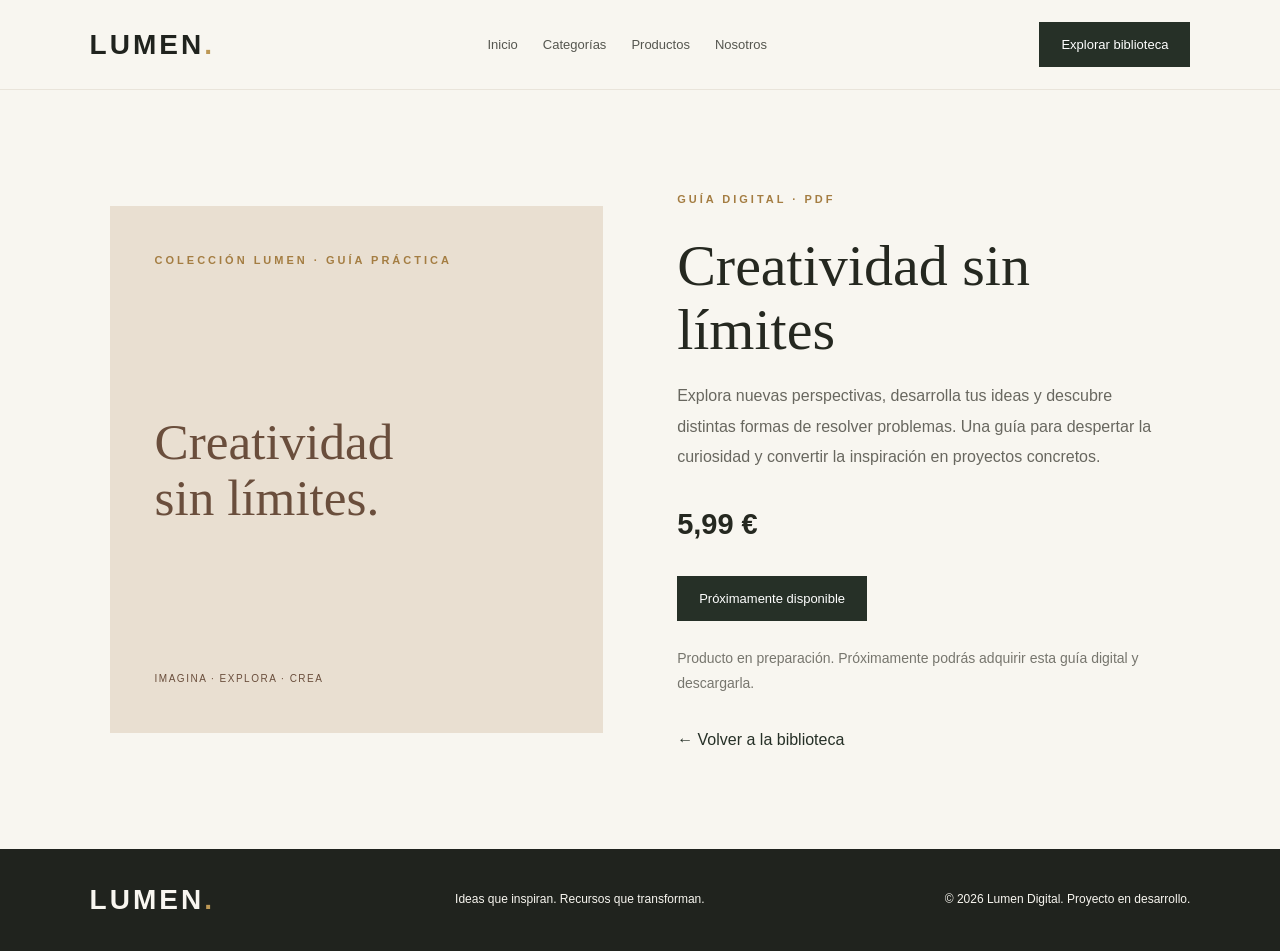
<file: CREATIVIDAD.html>
<!DOCTYPE html>
<html lang="es">
<head>
    <meta charset="UTF-8">
    <meta name="viewport" content="width=device-width, initial-scale=1.0">
    <meta name="description" content="Creatividad sin límites: una guía digital para explorar ideas y desarrollar tu creatividad.">
    <title>Creatividad sin límites | Lumen Digital</title>

    <style>
        * {
            margin: 0;
            padding: 0;
            box-sizing: border-box;
        }

        body {
            font-family: Arial, Helvetica, sans-serif;
            background: #f8f6f0;
            color: #252820;
        }

        .cabecera {
            min-height: 90px;
            padding: 20px 7%;
            display: flex;
            align-items: center;
            justify-content: space-between;
            gap: 30px;
            border-bottom: 1px solid #e9e4da;
        }

        .logo {
            color: #20231e;
            text-decoration: none;
            font-size: 28px;
            font-weight: 800;
            letter-spacing: 3px;
        }

        .logo span {
            color: #bd9855;
        }

        .navegacion {
            display: flex;
            gap: 25px;
        }

        .navegacion a {
            color: #55564f;
            text-decoration: none;
            font-size: 13px;
        }

        .boton-cabecera,
        .boton-producto {
            display: inline-block;
            background: #263027;
            color: white;
            padding: 15px 22px;
            text-decoration: none;
            border: none;
            font-size: 13px;
            cursor: pointer;
        }

        .producto-detalle {
            max-width: 1240px;
            margin: 0 auto;
            padding: 100px 7%;
            display: grid;
            grid-template-columns: 1fr 1fr;
            align-items: center;
            gap: 7%;
        }

        .detalle-portada {
            aspect-ratio: 3 / 3.2;
            padding: 45px;
            background: #e9dfd1;
            color: #6a4e3c;
            display: flex;
            flex-direction: column;
            justify-content: space-between;
        }

        .etiqueta {
            color: #a47d42;
            font-size: 11px;
            font-weight: bold;
            letter-spacing: 3px;
            line-height: 1.8;
        }

        .detalle-portada h2 {
            font-family: Georgia, "Times New Roman", serif;
            font-size: clamp(36px, 4vw, 56px);
            line-height: 1.1;
            font-weight: normal;
        }

        .portada-lema {
            font-size: 10px;
            letter-spacing: 1.5px;
            line-height: 1.8;
        }

        .detalle-info > .etiqueta {
            display: block;
            margin-bottom: 24px;
        }

        .detalle-info h1 {
            font-family: Georgia, "Times New Roman", serif;
            font-size: clamp(40px, 5vw, 58px);
            line-height: 1.1;
            font-weight: normal;
            margin-bottom: 20px;
        }

        .descripcion {
            color: #68675f;
            font-size: 16px;
            line-height: 1.9;
            margin-bottom: 25px;
        }

        .detalle-precio {
            display: block;
            font-size: 29px;
            margin: 35px 0;
        }

        .aviso {
            margin-top: 25px;
            color: #77766e;
            font-size: 14px;
            line-height: 1.8;
        }

        .volver {
            display: inline-block;
            margin-top: 35px;
            color: #263027;
            text-decoration: none;
        }

        .pie-pagina {
            background: #20231e;
            color: #f8f6f0;
            padding: 35px 7%;
            display: flex;
            justify-content: space-between;
            align-items: center;
            gap: 25px;
        }

        .pie-pagina p {
            font-size: 12px;
            line-height: 1.8;
        }

        @media (max-width: 750px) {
            .cabecera {
                padding: 20px 5%;
                flex-wrap: wrap;
                gap: 20px;
            }

            .navegacion {
                order: 3;
                width: 100%;
                justify-content: space-between;
                gap: 12px;
                flex-wrap: wrap;
            }

            .boton-cabecera {
                padding: 12px;
            }

            .producto-detalle {
                grid-template-columns: 1fr;
                padding: 50px 7%;
                gap: 45px;
            }

            .detalle-portada {
                min-height: 400px;
                aspect-ratio: auto;
                padding: 35px;
            }

            .pie-pagina {
                flex-direction: column;
                align-items: flex-start;
            }
        }
    </style>
</head>

<body>

    <header class="cabecera">
        <a href="INDEX.html#inicio" class="logo">LUMEN<span>.</span></a>

        <nav class="navegacion">
            <a href="INDEX.html#inicio">Inicio</a>
            <a href="INDEX.html#categorias">Categorías</a>
            <a href="INDEX.html#productos">Productos</a>
            <a href="INDEX.html#nosotros">Nosotros</a>
        </nav>

        <a href="INDEX.html#productos" class="boton-cabecera">
            Explorar biblioteca
        </a>
    </header>

    <main>
        <section class="producto-detalle">

            <div class="detalle-portada">
                <span class="etiqueta">COLECCIÓN LUMEN · GUÍA PRÁCTICA</span>

                <h2>Creatividad<br>sin límites.</h2>

                <p class="portada-lema">
                    IMAGINA · EXPLORA · CREA
                </p>
            </div>

            <div class="detalle-info">
                <span class="etiqueta">GUÍA DIGITAL · PDF</span>

                <h1>Creatividad sin límites</h1>

                <p class="descripcion">
                    Explora nuevas perspectivas, desarrolla tus ideas
                    y descubre distintas formas de resolver problemas.
                    Una guía para despertar la curiosidad y convertir
                    la inspiración en proyectos concretos.
                </p>

                <strong class="detalle-precio">5,99 €</strong>

                <button class="boton-producto" type="button" disabled>
                    Próximamente disponible
                </button>

                <p class="aviso">
                    Producto en preparación. Próximamente podrás adquirir
                    esta guía digital y descargarla.
                </p>

                <a class="volver" href="INDEX.html#productos">
                    ← Volver a la biblioteca
                </a>
            </div>

        </section>
    </main>

    <footer class="pie-pagina">
        <a href="INDEX.html#inicio" class="logo" style="color: #f8f6f0;">
            LUMEN<span>.</span>
        </a>

        <p>Ideas que inspiran. Recursos que transforman.</p>

        <p>© 2026 Lumen Digital. Proyecto en desarrollo.</p>
    </footer>

</body>
</html>
</file>
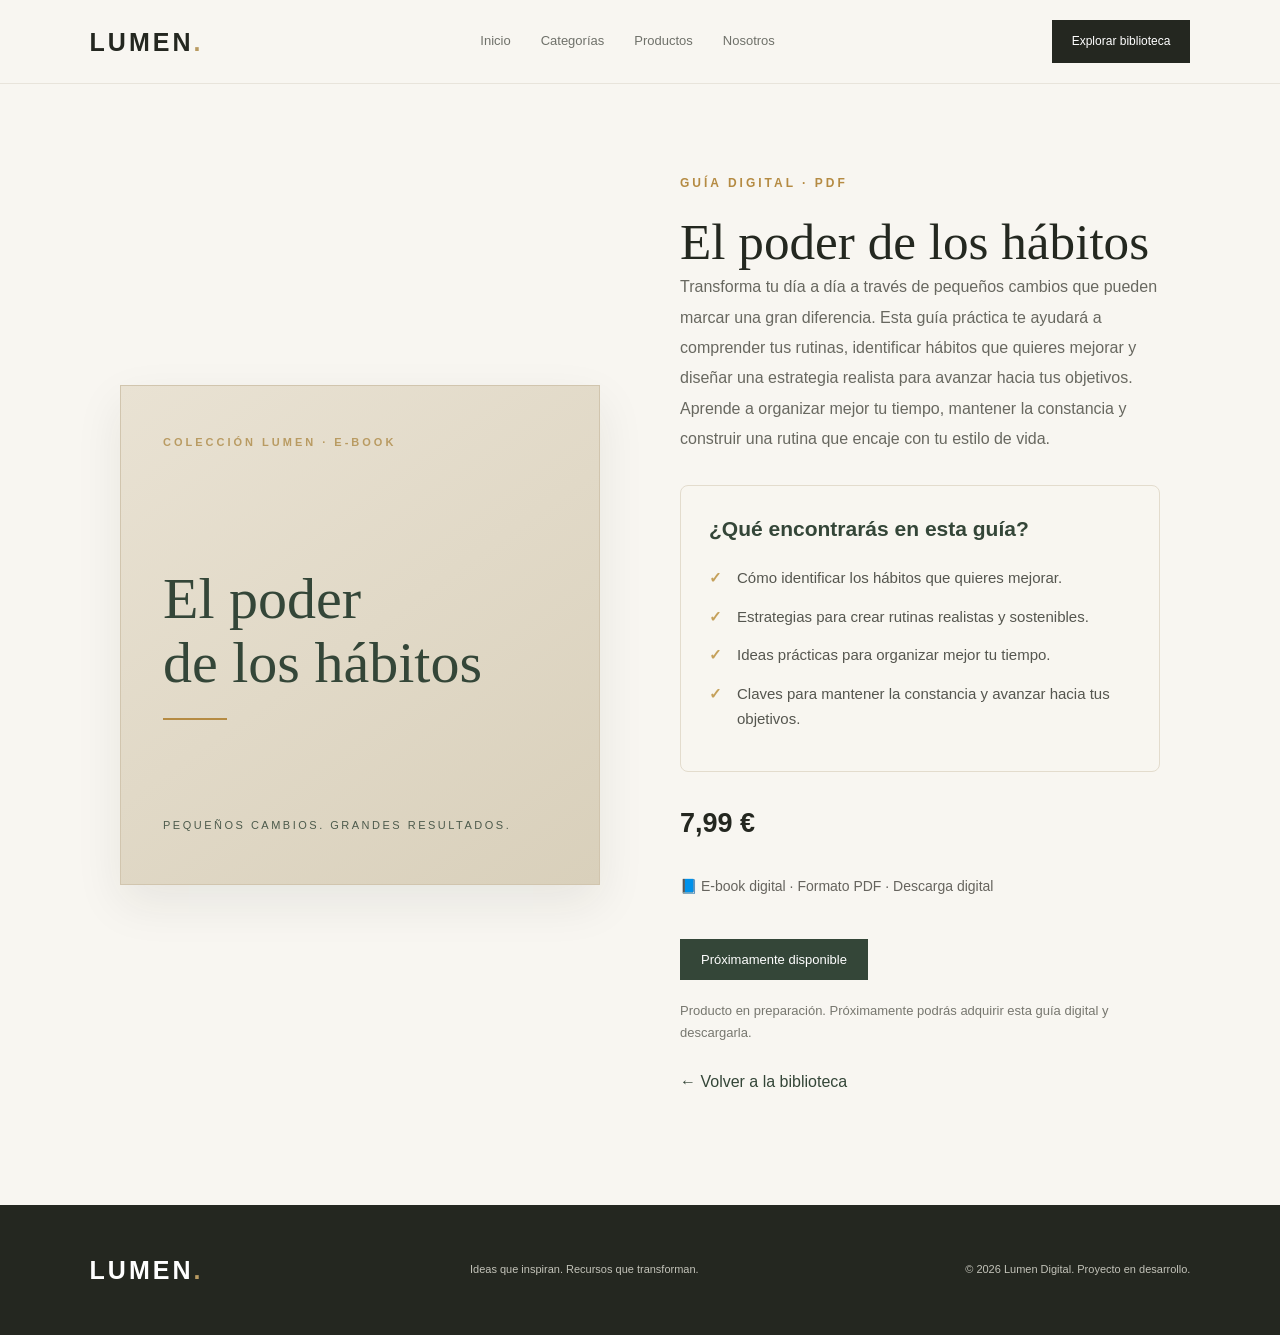
<file: HABITOS.html>
<!DOCTYPE html>

<html lang="es">
<head>
    <meta charset="UTF-8">
    <meta name="viewport" content="width=device-width, initial-scale=1.0">
    <meta name="description" content="Descubre El poder de los hábitos, una guía digital para crear rutinas positivas y transformar tu día a día.">
    <title>El poder de los hábitos | Lumen Digital</title>
<link rel="stylesheet" href="CSS/STYLE.css">

<style>
    .producto-detalle {
        max-width: 1100px;
        margin: 0 auto;
        padding: 90px 30px 110px;
        display: grid;
        grid-template-columns: 1fr 1fr;
        gap: 80px;
        align-items: center;
    }

    .detalle-portada {
        background: linear-gradient(145deg, #e9e2d3 0%, #d9d0bb 100%);
        min-height: 500px;
        padding: 48px 42px;
        display: flex;
        flex-direction: column;
        justify-content: space-between;
        color: #344638;
        box-sizing: border-box;
        border: 1px solid #d1c5ae;
        box-shadow: 0 18px 45px rgba(32, 37, 31, 0.08);
        position: relative;
        overflow: hidden;
    }

    .detalle-portada .etiqueta {
        font-size: 11px;
        letter-spacing: 3px;
    }

    .detalle-portada h2 {
        font-family: Georgia, serif;
        font-size: clamp(38px, 5vw, 58px);
        font-weight: normal;
        line-height: 1.1;
    }

    .detalle-portada h2::after {
        content: "";
        display: block;
        width: 64px;
        height: 2px;
        margin-top: 24px;
        background-color: #b58b43;
    }


    .detalle-portada p {
        font-size: 11px;
        letter-spacing: 2.5px;
        line-height: 1.8;
        text-transform: uppercase;
        opacity: 0.85;
    }


    .detalle-info .etiqueta {
        color: #b58b43;
        letter-spacing: 3px;
        font-size: 12px;
    }

    .detalle-info h1 {
        font-family: Georgia, serif;
        font-size: clamp(36px, 4vw, 52px);
        font-weight: normal;
        line-height: 1.15;
        color: #242820;
    }

    .detalle-descripcion {
        color: #686860;
        line-height: 1.9;
    }

    .detalle-precio {
        display: block;
        margin: 30px 0;
        font-size: 27px;
        font-weight: bold;
    }

    .detalle-aviso {
        font-size: 13px;
        color: #77776f;
        margin-top: 20px;
        line-height: 1.7;
    }

    .volver-inicio {
        display: inline-block;
        margin-top: 25px;
        color: #344638;
        text-decoration: none;
    }

    @media (max-width: 750px) {
        .producto-detalle {
            grid-template-columns: 1fr;
            gap: 40px;
            padding: 50px 22px 70px;
        }

        .detalle-portada {
            min-height: 380px;
        }
    }

    .detalle-formato {
        margin: 10px 0 24px;
        color: #66645e;
        font-size: 14px;
        line-height: 1.6;
    }

</style>

</head>

<body>

<!-- CABECERA -->
<header class="cabecera">
    <a href="INDEX.html#inicio" class="logo">LUMEN<span>.</span></a>

    <nav class="navegacion">
        <a href="INDEX.html#inicio">Inicio</a>
        <a href="INDEX.html#categorias">Categorías</a>
        <a href="INDEX.html#productos">Productos</a>
        <a href="INDEX.html#nosotros">Nosotros</a>
    </nav>

    <a href="INDEX.html#productos" class="boton-cabecera">Explorar biblioteca</a>
</header>

<main>
    <section class="producto-detalle">

        <div class="detalle-portada">
            <span class="etiqueta">COLECCIÓN LUMEN · E-BOOK</span>

            <h2>El poder<br>de los hábitos</h2>

            <p>PEQUEÑOS CAMBIOS. GRANDES RESULTADOS.</p>
        </div>

        <div class="detalle-info">
            <p class="etiqueta">GUÍA DIGITAL · PDF</p>

            <h1>El poder de los hábitos</h1>

            <p class="detalle-descripcion">
                Transforma tu día a día a través de pequeños cambios que pueden marcar una gran diferencia.
                Esta guía práctica te ayudará a comprender tus rutinas, identificar hábitos que quieres mejorar
                y diseñar una estrategia realista para avanzar hacia tus objetivos. Aprende a organizar mejor
                tu tiempo, mantener la constancia y construir una rutina que encaje con tu estilo de vida.
            </p>
            <div class="contenido-guia">
                <h2>¿Qué encontrarás en esta guía?</h2>
                <ul>
                    <li>Cómo identificar los hábitos que quieres mejorar.</li>
                    <li>Estrategias para crear rutinas realistas y sostenibles.</li>
                    <li>Ideas prácticas para organizar mejor tu tiempo.</li>
                    <li>Claves para mantener la constancia y avanzar hacia tus objetivos.</li>
                </ul>
            </div>

            <span class="detalle-precio">7,99 €</span>

            <p class="detalle-formato">
                📘 E-book digital · Formato PDF · Descarga digital
            </p>

            <button class="boton-producto" type="button" disabled>
                Próximamente disponible
            </button>

            <p class="detalle-aviso">
                Producto en preparación. Próximamente podrás adquirir
                esta guía digital y descargarla.
            </p>

            <a href="INDEX.html#productos" class="volver-inicio">
                ← Volver a la biblioteca
            </a>
        </div>

    </section>
</main>

<footer class="pie-pagina">
    <a href="INDEX.html#inicio" class="logo">LUMEN<span>.</span></a>
    <p>Ideas que inspiran. Recursos que transforman.</p>
    <p>© 2026 Lumen Digital. Proyecto en desarrollo.</p>
</footer>

</body>
</html>
</file>
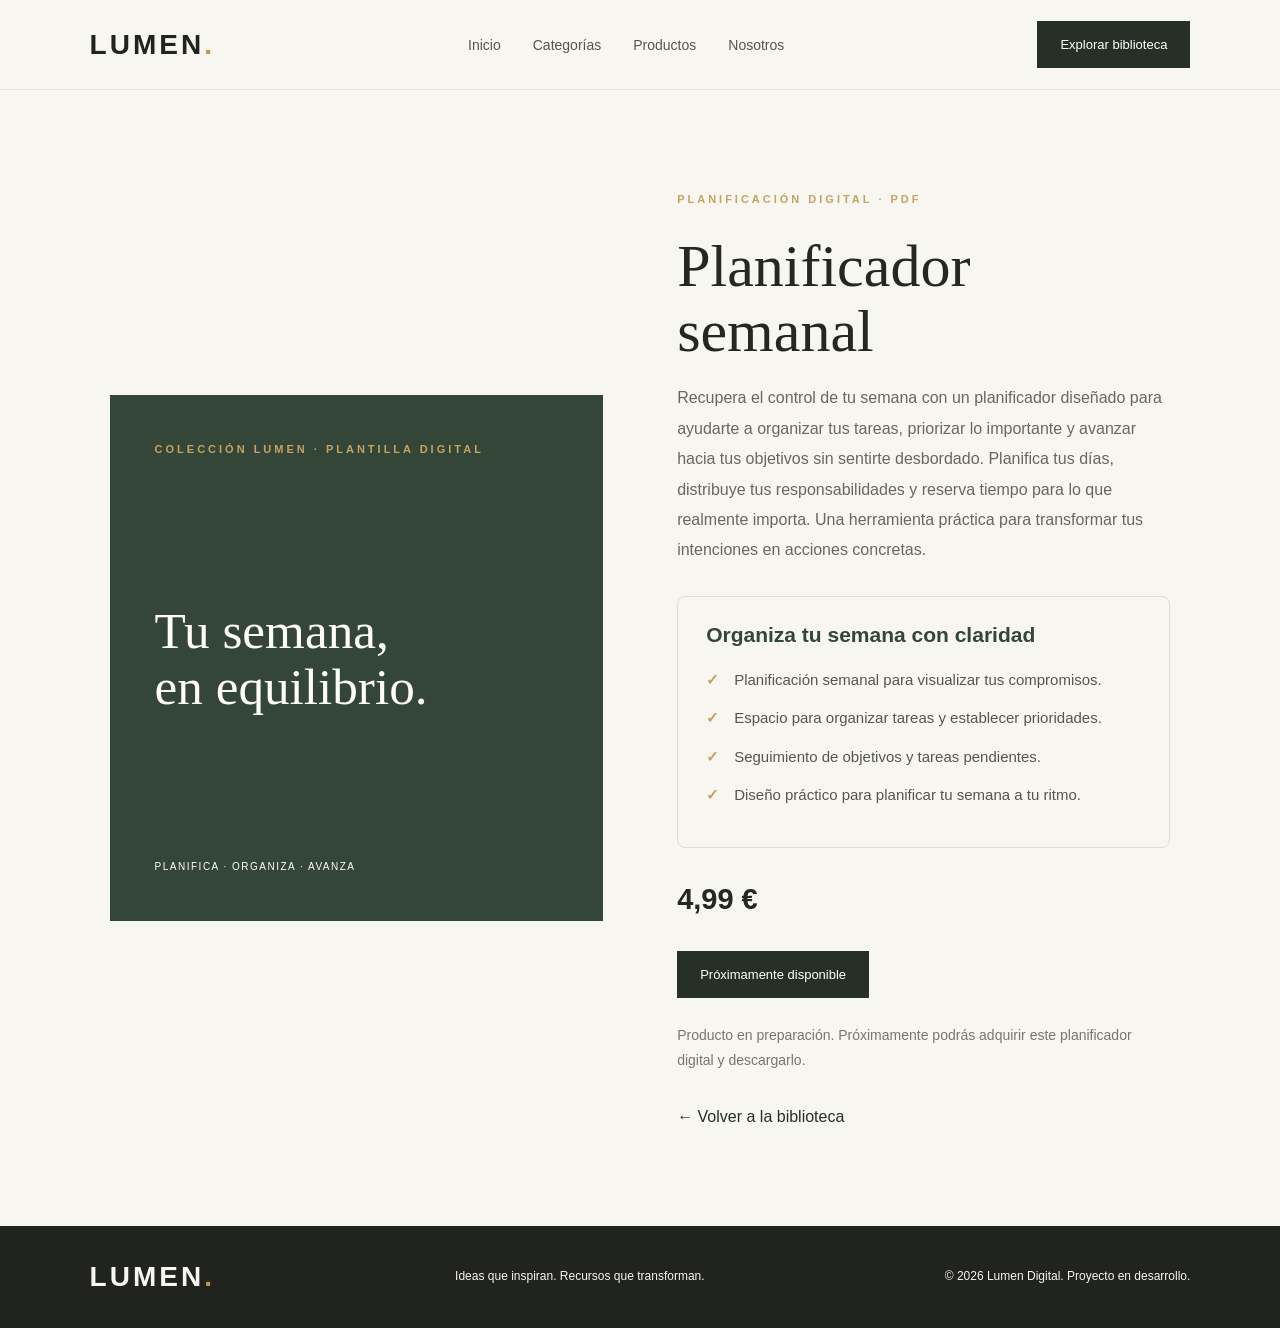
<file: PLANIFICADOR.html>
<!DOCTYPE html>
<html lang="es">

<head>
    <meta charset="UTF-8">
    <meta name="viewport" content="width=device-width, initial-scale=1.0">
    <meta name="description"
        content="Planificador semanal digital de Lumen Digital. Organiza tus tareas, prioridades y objetivos.">
    <title>Planificador semanal | Lumen Digital</title>

    <style>
        * {
            margin: 0;
            padding: 0;
            box-sizing: border-box;
        }

        body {
            font-family: Arial, Helvetica, sans-serif;
            background: #f8f6f0;
            color: #252820;
        }

        .cabecera {
            min-height: 90px;
            padding: 20px 7%;
            display: flex;
            align-items: center;
            justify-content: space-between;
            gap: 30px;
            border-bottom: 1px solid #e9e4da;
        }

        .logo {
            color: #20231e;
            text-decoration: none;
            font-size: 28px;
            font-weight: 800;
            letter-spacing: 3px;
        }

        .logo span {
            color: #bd9855;
        }

        .navegacion {
            display: flex;
            gap: 32px;
        }

        .navegacion a {
            color: #55564f;
            text-decoration: none;
            font-size: 14px;
        }

        .boton-cabecera,
        .boton-producto {
            display: inline-block;
            background: #263027;
            color: white;
            padding: 16px 23px;
            text-decoration: none;
            border: none;
            font-size: 13px;
            cursor: pointer;
        }

        .producto-detalle {
            max-width: 1240px;
            margin: 0 auto;
            padding: 100px 7%;
            display: grid;
            grid-template-columns: 1fr 1fr;
            align-items: center;
            gap: 7%;
        }

        .detalle-portada {
            aspect-ratio: 3 / 3.2;
            padding: 45px;
            background: #344638;
            color: #fffdf7;
            display: flex;
            flex-direction: column;
            justify-content: space-between;
        }

        .etiqueta {
            color: #c5a363;
            font-size: 11px;
            font-weight: bold;
            letter-spacing: 3px;
            line-height: 1.8;
        }

        .detalle-portada h2 {
            font-family: Georgia, "Times New Roman", serif;
            font-size: clamp(36px, 4vw, 56px);
            line-height: 1.1;
            font-weight: normal;
        }

        .portada-lema {
            font-size: 10px;
            letter-spacing: 1.5px;
            line-height: 1.8;
        }

        .detalle-info>.etiqueta {
            display: block;
            margin-bottom: 24px;
        }

        .detalle-info h1 {
            font-family: Georgia, "Times New Roman", serif;
            font-size: clamp(42px, 5vw, 60px);
            line-height: 1.08;
            font-weight: normal;
            margin-bottom: 20px;
        }

        .descripcion {
            color: #68675f;
            font-size: 16px;
            line-height: 1.9;
            margin-bottom: 25px;
        }

        .detalle-precio {
            display: block;
            font-size: 29px;
            margin: 35px 0;
        }

        .aviso {
            margin-top: 25px;
            color: #77766e;
            font-size: 14px;
            line-height: 1.8;
        }

        .volver {
            display: inline-block;
            margin-top: 35px;
            color: #263027;
            text-decoration: none;
        }

        .pie-pagina {
            background: #20231e;
            color: #f8f6f0;
            padding: 35px 7%;
            display: flex;
            justify-content: space-between;
            align-items: center;
            gap: 25px;
        }

        .pie-pagina p {
            font-size: 12px;
            line-height: 1.8;
        }

        @media (max-width: 750px) {
            .cabecera {
                padding: 20px 5%;
                flex-wrap: wrap;
                gap: 20px;
            }

            .navegacion {
                order: 3;
                width: 100%;
                justify-content: space-between;
                gap: 12px;
                flex-wrap: wrap;
            }

            .boton-cabecera {
                padding: 12px;
            }

            .producto-detalle {
                grid-template-columns: 1fr;
                padding: 50px 7%;
                gap: 45px;
            }

            .detalle-portada {
                min-height: 400px;
                aspect-ratio: auto;
                padding: 35px;
            }

            .pie-pagina {
                flex-direction: column;
                align-items: flex-start;
            }
        }

        /* CARACTERÍSTICAS DEL PLANIFICADOR */

        .caracteristicas-planificador {
            margin: 30px 0;
            padding: 26px 28px;
            background-color: #f8f6f0;
            border: 1px solid #e3dccd;
            border-radius: 8px;
        }

        .caracteristicas-planificador h2 {
            margin: 0 0 20px;
            color: #344638;
            font-size: 21px;
        }

        .caracteristicas-planificador ul {
            margin: 0;
            padding: 0;
            list-style: none;
        }

        .caracteristicas-planificador li {
            position: relative;
            margin: 13px 0;
            padding-left: 28px;
            color: #55564f;
            font-size: 15px;
            line-height: 1.7;
        }

        .caracteristicas-planificador li::before {
            content: "✓";
            position: absolute;
            left: 0;
            color: #c5a15b;
            font-weight: bold;
        }
    </style>
</head>

<body>

    <!-- CABECERA -->
    <header class="cabecera">
        <a href="INDEX.html#inicio" class="logo">LUMEN<span>.</span></a>

        <nav class="navegacion">
            <a href="INDEX.html#inicio">Inicio</a>
            <a href="INDEX.html#categorias">Categorías</a>
            <a href="INDEX.html#productos">Productos</a>
            <a href="INDEX.html#nosotros">Nosotros</a>
        </nav>

        <a href="INDEX.html#productos" class="boton-cabecera">
            Explorar biblioteca
        </a>
    </header>

    <!-- DETALLE DEL PRODUCTO -->
    <main>
        <section class="producto-detalle">

            <div class="detalle-portada">
                <span class="etiqueta">COLECCIÓN LUMEN · PLANTILLA DIGITAL</span>

                <h2>Tu semana,<br>en equilibrio.</h2>

                <p class="portada-lema">PLANIFICA · ORGANIZA · AVANZA</p>
            </div>

            <div class="detalle-info">
                <span class="etiqueta">PLANIFICACIÓN DIGITAL · PDF</span>

                <h1>Planificador semanal</h1>

                <p class="descripcion">
                    Recupera el control de tu semana con un planificador diseñado para ayudarte a organizar tus tareas,
                    priorizar lo importante y avanzar hacia tus objetivos sin sentirte desbordado. Planifica tus días,
                    distribuye tus responsabilidades y reserva tiempo para lo que realmente importa. Una herramienta
                    práctica para transformar tus intenciones en acciones concretas.
                </p>
                <div class="caracteristicas-planificador">
                    <h2>Organiza tu semana con claridad</h2>
                    <ul>
                        <li>Planificación semanal para visualizar tus compromisos.</li>
                        <li>Espacio para organizar tareas y establecer prioridades.</li>
                        <li>Seguimiento de objetivos y tareas pendientes.</li>
                        <li>Diseño práctico para planificar tu semana a tu ritmo.</li>
                    </ul>

                </div>

                <strong class="detalle-precio">4,99 €</strong>

                <button class="boton-producto" type="button" disabled>
                    Próximamente disponible
                </button>

                <p class="aviso">
                    Producto en preparación. Próximamente podrás adquirir
                    este planificador digital y descargarlo.
                </p>

                <a class="volver" href="INDEX.html#productos">
                    ← Volver a la biblioteca
                </a>
            </div>

        </section>
    </main>

    <!-- PIE DE PÁGINA -->
    <footer class="pie-pagina">
        <a href="INDEX.html#inicio" class="logo" style="color: #f8f6f0;">
            LUMEN<span>.</span>
        </a>

        <p>Ideas que inspiran. Recursos que transforman.</p>

        <p>© 2026 Lumen Digital. Proyecto en desarrollo.</p>
    </footer>

</body>

</html>
</file>
<file: CSS/STYLE.css>
/* =========================
   1. CONFIGURACIÓN GENERAL
========================= */

:root {
    --fondo: #f8f6f1;
    --blanco: #ffffff;
    --oscuro: #242720;
    --verde: #354638;
    --dorado: #b99b62;
    --texto: #6f716a;
    --borde: #e8e4db;
}

* {
    margin: 0;
    padding: 0;
    box-sizing: border-box;
}

html {
    scroll-behavior: smooth;
}

body {
    font-family: Arial, Helvetica, sans-serif;
    background-color: var(--fondo);
    color: var(--oscuro);
    line-height: 1.6;
}

a {
    color: inherit;
    text-decoration: none;
}

button,
a {
    -webkit-tap-highlight-color: transparent;
}

section {
    scroll-margin-top: 90px;
}


/* =========================
   2. CABECERA Y NAVEGACIÓN
========================= */

.cabecera {
    width: 100%;
    min-height: 84px;
    padding: 20px 7%;
    display: flex;
    align-items: center;
    justify-content: space-between;
    gap: 30px;
    background-color: var(--fondo);
    border-bottom: 1px solid var(--borde);
}

.logo {
    font-size: 25px;
    font-weight: 800;
    letter-spacing: 3px;
}

.logo span {
    color: var(--dorado);
}

.navegacion {
    display: flex;
    gap: 30px;
}

.navegacion a {
    font-size: 13px;
    color: var(--texto);
    transition: color 0.3s ease;
}

.navegacion a:hover {
    color: var(--dorado);
}

.boton-cabecera {
    padding: 12px 20px;
    background-color: var(--oscuro);
    color: var(--blanco);
    font-size: 12px;
    transition: background-color 0.3s ease;
}

.boton-cabecera:hover {
    background-color: var(--verde);
}


/* =========================
   3. PORTADA PRINCIPAL
========================= */

.hero {
    min-height: 610px;
    padding: 75px 10%;
    display: grid;
    grid-template-columns: 1.1fr 0.9fr;
    align-items: center;
    gap: 60px;
    overflow: hidden;
}

.etiqueta {
    color: var(--dorado);
    font-size: 10px;
    font-weight: 700;
    letter-spacing: 2.5px;
    margin-bottom: 20px;
}

.hero h1 {
    font-family: Georgia, "Times New Roman", serif;
    font-size: clamp(38px, 4.2vw, 62px);
    font-weight: 400;
    line-height: 1.15;
    letter-spacing: -1.5px;
}

.hero h1 span {
    color: var(--verde);
    font-style: italic;
}

.hero-descripcion {
    max-width: 430px;
    margin: 25px 0 30px;
    color: var(--texto);
    font-size: 15px;
    line-height: 1.9;
}

.boton-principal {
    display: inline-block;
    padding: 15px 25px;
    background-color: var(--verde);
    color: var(--blanco);
    font-size: 12px;
    transition: background-color 0.3s ease;
}

.boton-principal:hover {
    background-color: var(--oscuro);
}

.texto-inferior {
    margin-top: 35px;
    color: #99998f;
    font-size: 9px;
    letter-spacing: 1.5px;
}


/* =========================
   4. ILUSTRACIÓN DE PORTADA
========================= */

.hero-visual {
    min-height: 420px;
    position: relative;
    display: flex;
    align-items: center;
    justify-content: center;
}

.tarjeta-libro {
    width: 230px;
    height: 320px;
    position: absolute;
    padding: 28px;
    display: flex;
    flex-direction: column;
    justify-content: space-between;
    box-shadow: 0 25px 60px rgba(0, 0, 0, 0.12);
}

.tarjeta-trasera {
    background-color: #d9d0bc;
    color: #354638;
    transform: translate(-45px, -20px) rotate(-10deg);
}

.tarjeta-delantera {
    background-color: var(--verde);
    color: var(--blanco);
    transform: translate(35px, 15px) rotate(5deg);
}

.libro-etiqueta,
.libro-numero {
    font-size: 9px;
    letter-spacing: 2px;
}

.tarjeta-libro h2 {
    font-family: Georgia, "Times New Roman", serif;
    font-size: 31px;
    font-weight: 400;
    line-height: 1.2;
}

.tarjeta-libro p {
    font-size: 10px;
    line-height: 1.8;
    letter-spacing: 1px;
}

.libro-simbolo {
    color: var(--dorado);
    font-size: 55px;
    text-align: center;
}

.sello {
    width: 100px;
    height: 100px;
    position: absolute;
    right: 0;
    bottom: 25px;
    z-index: 2;
    border: 1px solid var(--dorado);
    border-radius: 50%;
    background-color: var(--fondo);
    display: flex;
    flex-direction: column;
    align-items: center;
    justify-content: center;
    color: var(--verde);
    font-size: 8px;
    letter-spacing: 1px;
}

.sello strong {
    color: var(--dorado);
    font-size: 28px;
    line-height: 1.2;
}


/* =========================
   5. SECCIONES GENERALES
========================= */

.seccion {
    padding: 90px 10%;
}

.categorias {
    background-color: var(--blanco);
}

.encabezado-seccion {
    display: flex;
    align-items: end;
    justify-content: space-between;
    gap: 30px;
    margin-bottom: 45px;
}

.encabezado-seccion .etiqueta {
    margin-bottom: 12px;
}

.encabezado-seccion h2,
.nosotros h2 {
    font-family: Georgia, "Times New Roman", serif;
    font-size: clamp(30px, 3.5vw, 43px);
    font-weight: 400;
    line-height: 1.25;
}

.texto-seccion {
    max-width: 300px;
    color: var(--texto);
    font-size: 13px;
}


/* =========================
   6. TARJETAS DE CATEGORÍAS
========================= */

.rejilla-categorias {
    display: grid;
    grid-template-columns: repeat(4, minmax(0, 1fr));
    gap: 20px;
}

.categoria {
    padding: 28px 22px;
    border: 1px solid var(--borde);
    transition: transform 0.3s ease, border-color 0.3s ease;
}

.categoria:hover {
    transform: translateY(-5px);
    border-color: var(--dorado);
}

.icono-categoria {
    display: inline-block;
    margin-bottom: 25px;
    color: var(--dorado);
    font-size: 30px;
}

.categoria h3 {
    margin-bottom: 12px;
    font-family: Georgia, "Times New Roman", serif;
    font-size: 21px;
    font-weight: 400;
}

.categoria p {
    min-height: 65px;
    margin-bottom: 20px;
    color: var(--texto);
    font-size: 12px;
    line-height: 1.8;
}

.categoria a {
    color: var(--verde);
    font-size: 11px;
    font-weight: 700;
}


/* =========================
   7. PRODUCTOS
========================= */

.productos {
    background-color: var(--fondo);
}

.rejilla-productos {
    display: grid;
    grid-template-columns: repeat(3, minmax(0, 1fr));
    gap: 25px;
}

.producto {
    min-width: 0;
}

.producto-portada {
    min-height: 330px;
    padding: 30px;
    display: flex;
    flex-direction: column;
    justify-content: space-between;
    transition: transform 0.3s ease;
}

.producto:hover .producto-portada {
    transform: translateY(-5px);
}

.producto-portada > span {
    font-size: 9px;
    letter-spacing: 2px;
}

.producto-portada h3 {
    font-family: Georgia, "Times New Roman", serif;
    font-size: clamp(27px, 3vw, 36px);
    font-weight: 400;
    line-height: 1.2;
}

.producto-portada > p {
    font-size: 8px;
    letter-spacing: 1px;
    line-height: 1.8;
}

.portada-uno {
    background-color: #d9d0bc;
    color: #354638;
}

.portada-dos {
    background-color: #354638;
    color: #f8f6f1;
}

.portada-tres {
    background-color: #e9dfd1;
    color: #6a4e3c;
}

.producto-info {
    padding: 18px 0;
    display: flex;
    justify-content: space-between;
    align-items: start;
    gap: 10px;
}

.producto-info h3 {
    font-size: 13px;
    font-weight: 700;
}

.producto-info p {
    margin-top: 5px;
    color: var(--texto);
    font-size: 11px;
}

.precio {
    color: var(--verde);
    font-size: 13px;
    font-weight: 700;
    white-space: nowrap;
}

.aviso-productos {
    margin-top: 25px;
    color: var(--texto);
    font-size: 11px;
}


/* =========================
   8. PRESENTACIÓN
========================= */

.nosotros {
    background-color: #eae6dc;
    text-align: center;
}

.nosotros h2 {
    margin: 0 auto 25px;
}

.nosotros h2 span {
    color: var(--verde);
    font-style: italic;
}

.nosotros > p:last-child {
    max-width: 600px;
    margin: 0 auto;
    color: var(--texto);
    font-size: 14px;
    line-height: 1.9;
}


/* =========================
   9. PIE DE PÁGINA
========================= */

.pie-pagina {
    padding: 45px 7%;
    background-color: var(--oscuro);
    color: var(--blanco);
    display: flex;
    align-items: center;
    justify-content: space-between;
    flex-wrap: wrap;
    gap: 20px;
}

.pie-pagina > p {
    color: #c3c3b9;
    font-size: 11px;
}

.copyright {
    font-size: 10px !important;
}


/* =========================
   10. ADAPTACIÓN A TABLETS
========================= */

@media (max-width: 1000px) {

    .cabecera {
        padding: 20px 5%;
    }

    .navegacion {
        gap: 15px;
    }

    .hero {
        padding: 60px 6%;
        gap: 20px;
    }

    .seccion {
        padding: 70px 6%;
    }

    .rejilla-categorias {
        grid-template-columns: repeat(2, minmax(0, 1fr));
    }

    .producto-portada {
        min-height: 280px;
        padding: 22px;
    }

}


/* =========================
   11. ADAPTACIÓN A MÓVILES
========================= */

@media (max-width: 650px) {

    .cabecera {
        padding: 20px 6%;
        flex-wrap: wrap;
        gap: 15px;
    }

    .logo {
        font-size: 22px;
    }

    .navegacion {
        order: 3;
        width: 100%;
        justify-content: space-between;
        gap: 10px;
    }

    .navegacion a {
        font-size: 11px;
    }

    .boton-cabecera {
        padding: 10px 12px;
        font-size: 10px;
    }

    .hero {
        padding: 60px 7% 45px;
        grid-template-columns: 1fr;
        gap: 25px;
    }

    .hero h1 {
        font-size: 42px;
    }

    .hero-visual {
        min-height: 390px;
    }

    .tarjeta-libro {
        width: 205px;
        height: 290px;
    }

    .sello {
        right: 5px;
        bottom: 10px;
    }

    .seccion {
        padding: 65px 7%;
    }

    .encabezado-seccion {
        align-items: start;
        flex-direction: column;
        gap: 15px;
    }

    .rejilla-categorias,
    .rejilla-productos {
        grid-template-columns: 1fr;
        gap: 25px;
    }

    .categoria p {
        min-height: auto;
    }

    .producto-portada {
        min-height: 330px;
    }

    .pie-pagina {
        flex-direction: column;
        align-items: flex-start;
    }

}

/* Botones de las tarjetas de productos */
.boton-producto {
    display: inline-block;
    margin-top: 18px;
    padding: 12px 20px;
    background-color: #344638;
    color: #ffffff;
    border: 1px solid #344638;
    font-family: inherit;
    font-size: 13px;
    cursor: pointer;
    transition: background-color 0.3s ease, color 0.3s ease;
}

.boton-producto:hover {
    background-color: #c5a15b;
    border-color: #c5a15b;
    color: #20251f;
}

.boton-producto:focus-visible {
    outline: 2px solid #c5a15b;
    outline-offset: 3px;
}

/* BLOQUES DE VALOR - LUMEN DIGITAL */

.valores-lumen {
display: grid;
grid-template-columns: repeat(3, minmax(0, 1fr));
gap: 28px;
max-width: 1100px;
margin: 55px auto 0;
padding: 0 20px;
}

.valor-lumen {
padding: 32px 24px;
background-color: #f8f6f0;
border: 1px solid #e3dccd;
border-radius: 8px;
text-align: center;
transition: transform 0.3s ease, box-shadow 0.3s ease;
}

.valor-lumen:hover {
transform: translateY(-5px);
box-shadow: 0 12px 28px rgba(32, 37, 31, 0.08);
}

.valor-lumen h3 {
margin: 0 0 14px;
color: #344638;
font-size: 20px;
}

.valor-lumen p {
margin: 0;
color: #66645e;
font-size: 15px;
line-height: 1.8;
}

@media (max-width: 768px) {
.valores-lumen {
grid-template-columns: 1fr;
gap: 18px;
margin-top: 35px;
}
}

/* FILTROS DEL CATÁLOGO */

.filtros-productos {
display: flex;
flex-wrap: wrap;
justify-content: center;
gap: 12px;
margin: 35px auto;
padding: 0 20px;
}

.filtros-productos button {
padding: 11px 20px;
border: 1px solid #d8cfbd;
border-radius: 30px;
background-color: #f8f6f0;
color: #344638;
font-family: inherit;
font-size: 14px;
cursor: pointer;
transition: background-color 0.3s ease, color 0.3s ease,
border-color 0.3s ease;
}

.filtros-productos button:hover,
.filtros-productos button.filtro-activo {
background-color: #344638;
border-color: #344638;
color: #ffffff;
}

.filtros-productos button:focus-visible {
outline: 2px solid #c5a15b;
outline-offset: 3px;
}

/* Ocultar productos que no coincidan con el filtro */
.producto[hidden] {
display: none !important;
}

/* CONTENIDO DE LA GUÍA */

.contenido-guia {
margin: 30px 0;
padding: 26px 28px;
background-color: #f8f6f0;
border: 1px solid #e3dccd;
border-radius: 8px;
}

.contenido-guia h2 {
margin: 0 0 20px;
color: #344638;
font-size: 21px;
}

.contenido-guia ul {
margin: 0;
padding: 0;
list-style: none;
}

.contenido-guia li {
position: relative;
margin: 13px 0;
padding-left: 28px;
color: #55564f;
font-size: 15px;
line-height: 1.7;
}

.contenido-guia li::before {
content: "✓";
position: absolute;
left: 0;
color: #c5a15b;
font-weight: bold;
}
</file>
